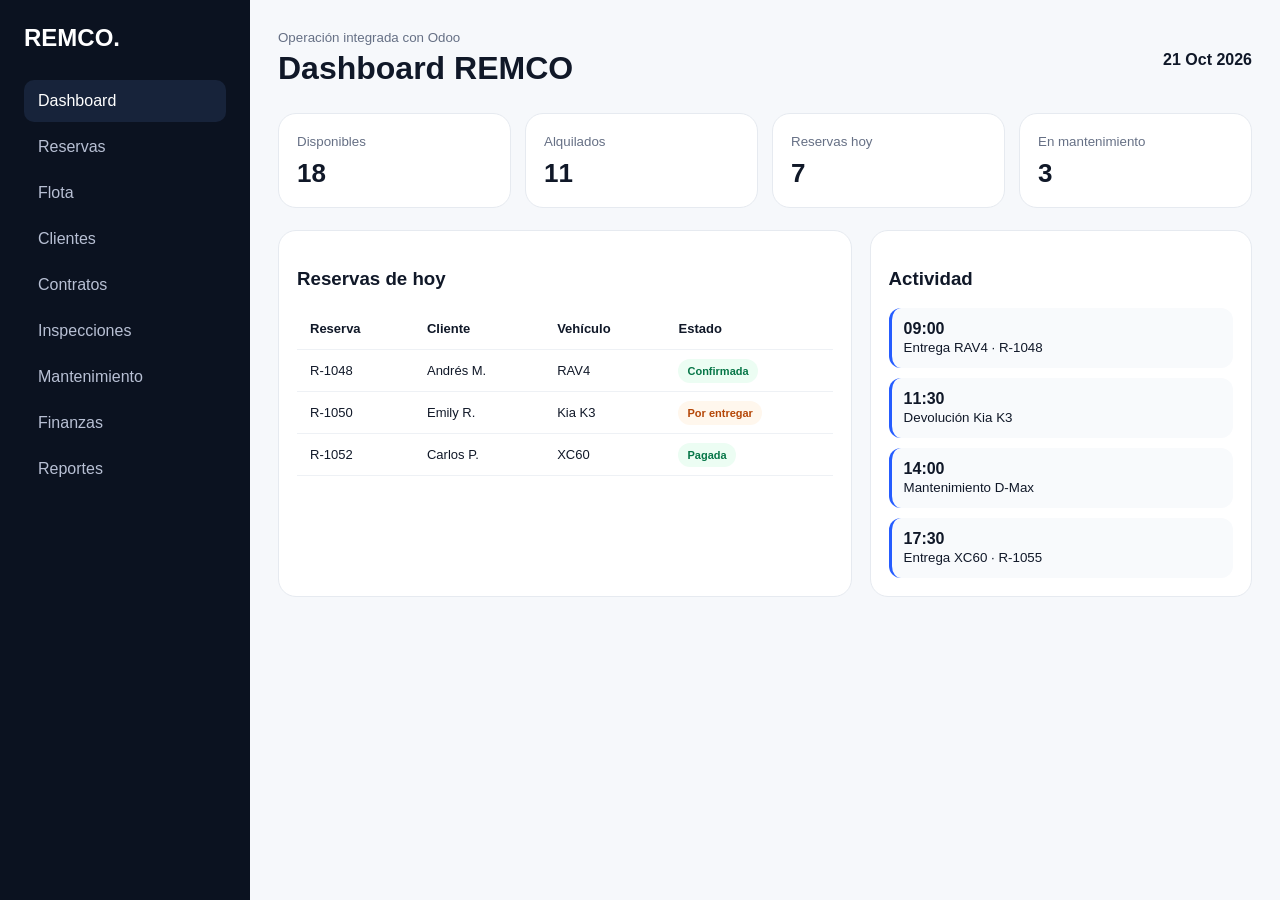
<file: admin.html>
<!doctype html><html lang="es"><head><meta charset="utf-8"><meta name="viewport" content="width=device-width,initial-scale=1"><title>REMCO Operación — Demo</title><style>
body{margin:0;font-family:Inter,Arial,sans-serif;background:#f6f8fb;color:#101828}.layout{display:grid;grid-template-columns:250px 1fr;min-height:100vh}.side{background:#0b1220;color:#fff;padding:24px}.brand{font-size:24px;font-weight:800;margin-bottom:28px}.item{padding:12px 14px;border-radius:10px;color:#b8c0d4;margin:4px 0}.item.active{background:#17233a;color:#fff}.main{padding:28px}.top{display:flex;justify-content:space-between;align-items:center}.cards{display:grid;grid-template-columns:repeat(4,1fr);gap:14px;margin:22px 0}.card,.panel{background:#fff;border:1px solid #e6eaf0;border-radius:18px;padding:18px}.card small{color:#667085}.card b{display:block;font-size:26px;margin-top:8px}.grid{display:grid;grid-template-columns:1.2fr .8fr;gap:18px}.table{width:100%;border-collapse:collapse}.table th,.table td{text-align:left;padding:13px;border-bottom:1px solid #eef1f5;font-size:13px}.badge{padding:6px 9px;border-radius:999px;background:#ecfdf3;color:#067647;font-size:11px;font-weight:700}.warn{background:#fff7ed;color:#b54708}.timeline{display:grid;gap:10px}.evt{padding:12px;background:#f8fafc;border-radius:12px;border-left:3px solid #255cff}@media(max-width:900px){.layout{grid-template-columns:1fr}.side{display:none}.cards{grid-template-columns:1fr 1fr}.grid{grid-template-columns:1fr}} </style></head><body><div class="layout"><aside class="side"><div class="brand">REMCO.</div><div class="item active">Dashboard</div><div class="item">Reservas</div><div class="item">Flota</div><div class="item">Clientes</div><div class="item">Contratos</div><div class="item">Inspecciones</div><div class="item">Mantenimiento</div><div class="item">Finanzas</div><div class="item">Reportes</div></aside><main class="main"><div class="top"><div><small style="color:#667085">Operación integrada con Odoo</small><h1 style="margin:4px 0">Dashboard REMCO</h1></div><b>21 Oct 2026</b></div><div class="cards"><div class="card"><small>Disponibles</small><b>18</b></div><div class="card"><small>Alquilados</small><b>11</b></div><div class="card"><small>Reservas hoy</small><b>7</b></div><div class="card"><small>En mantenimiento</small><b>3</b></div></div><div class="grid"><div class="panel"><h3>Reservas de hoy</h3><table class="table"><tr><th>Reserva</th><th>Cliente</th><th>Vehículo</th><th>Estado</th></tr><tr><td>R-1048</td><td>Andrés M.</td><td>RAV4</td><td><span class="badge">Confirmada</span></td></tr><tr><td>R-1050</td><td>Emily R.</td><td>Kia K3</td><td><span class="badge warn">Por entregar</span></td></tr><tr><td>R-1052</td><td>Carlos P.</td><td>XC60</td><td><span class="badge">Pagada</span></td></tr></table></div><div class="panel"><h3>Actividad</h3><div class="timeline"><div class="evt"><b>09:00</b><br><small>Entrega RAV4 · R-1048</small></div><div class="evt"><b>11:30</b><br><small>Devolución Kia K3</small></div><div class="evt"><b>14:00</b><br><small>Mantenimiento D-Max</small></div><div class="evt"><b>17:30</b><br><small>Entrega XC60 · R-1055</small></div></div></div></div></main></div></body></html>
</file>
